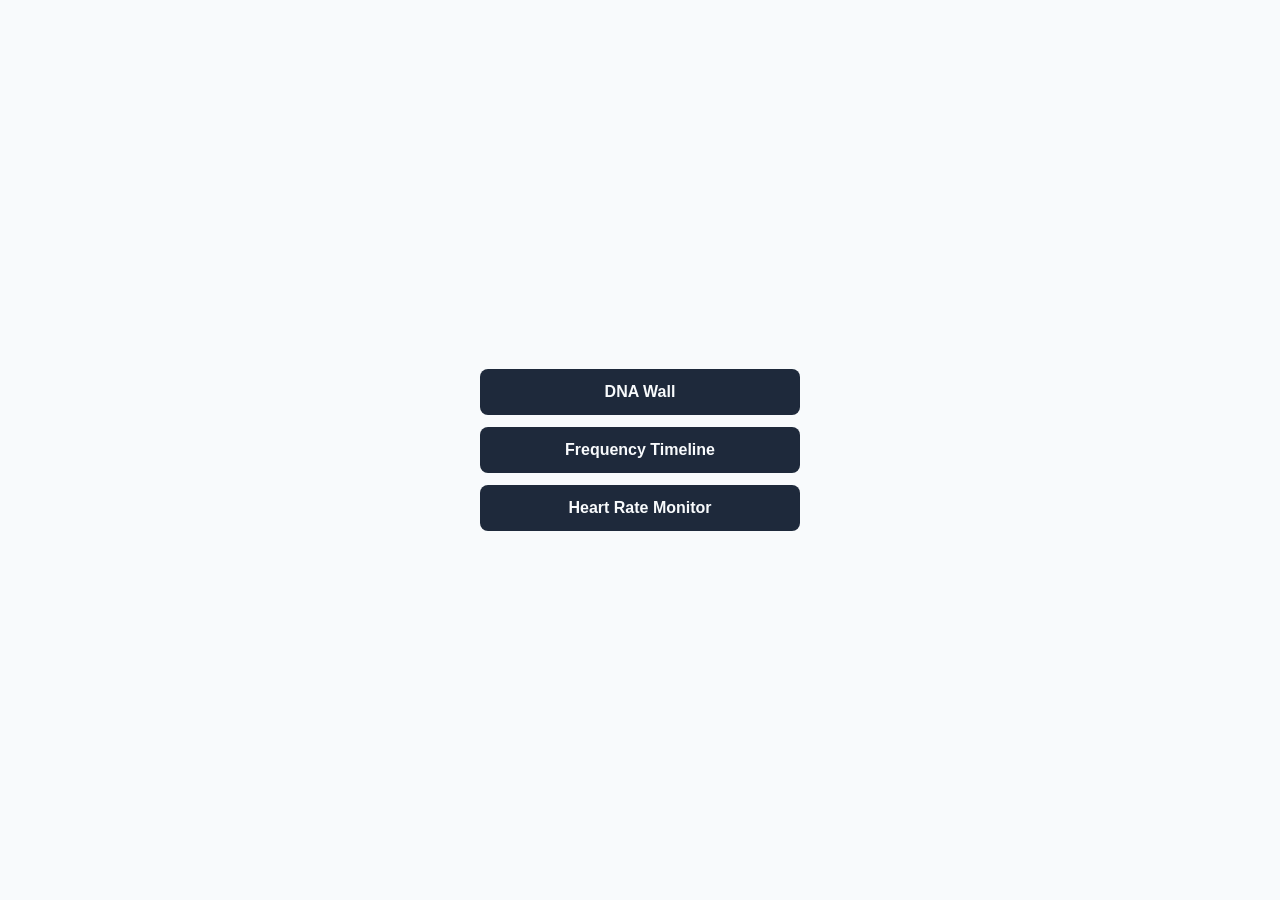
<file: index.html>
<!doctype html>
<html lang="en">
  <head>
    <meta charset="UTF-8" />
    <meta name="viewport" content="width=device-width, initial-scale=1.0" />
    <title>Medaviel Health Exhibits</title>
    <style>
      * {
        box-sizing: border-box;
        margin: 0;
        padding: 0;
      }

      body {
        min-height: 100vh;
        display: flex;
        align-items: center;
        justify-content: center;
        padding: 24px;
        font-family: "Segoe UI", sans-serif;
        background: #f8fafc;
      }

      .exhibit-list {
        display: flex;
        flex-direction: column;
        gap: 12px;
        width: min(320px, 100%);
      }

      .exhibit-btn {
        display: block;
        padding: 14px 20px;
        border: none;
        border-radius: 8px;
        background: #1e293b;
        color: #f8fafc;
        font: inherit;
        font-size: 1rem;
        font-weight: 600;
        text-align: center;
        text-decoration: none;
        cursor: pointer;
      }

      .exhibit-btn:hover {
        background: #334155;
      }
    </style>
  </head>
  <body>
    <nav class="exhibit-list">
      <a class="exhibit-btn" href="./dna-wall/">DNA Wall</a>
      <a class="exhibit-btn" href="./frequency-timeline/">Frequency Timeline</a>
      <a class="exhibit-btn" href="./heart-rate/">Heart Rate Monitor</a>
    </nav>
  </body>
</html>
</file>
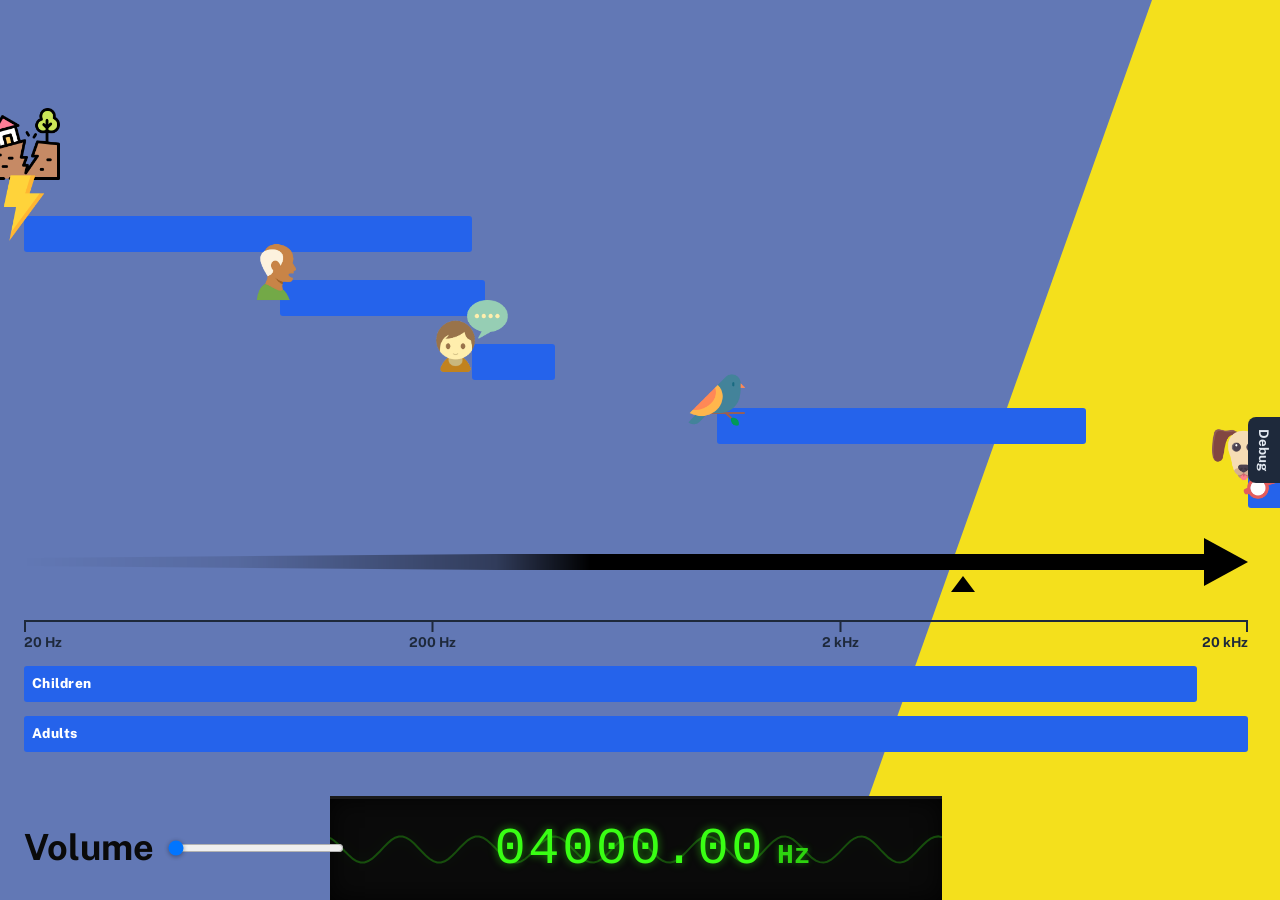
<file: frequency-timeline/index.html>
<!doctype html>
<html lang="en">
  <head>
    <meta charset="UTF-8" />
    <meta name="viewport" content="width=device-width, initial-scale=1.0" />
    <title>Frequency Timeline — Medavie Health Gallery</title>
    <script type="module" crossorigin src="./assets/index-D_tlQrUx.js"></script>
    <link rel="stylesheet" crossorigin href="./assets/index-CObJUXMA.css">
  </head>
  <body>
    <div id="root"></div>
  </body>
</html>
</file>
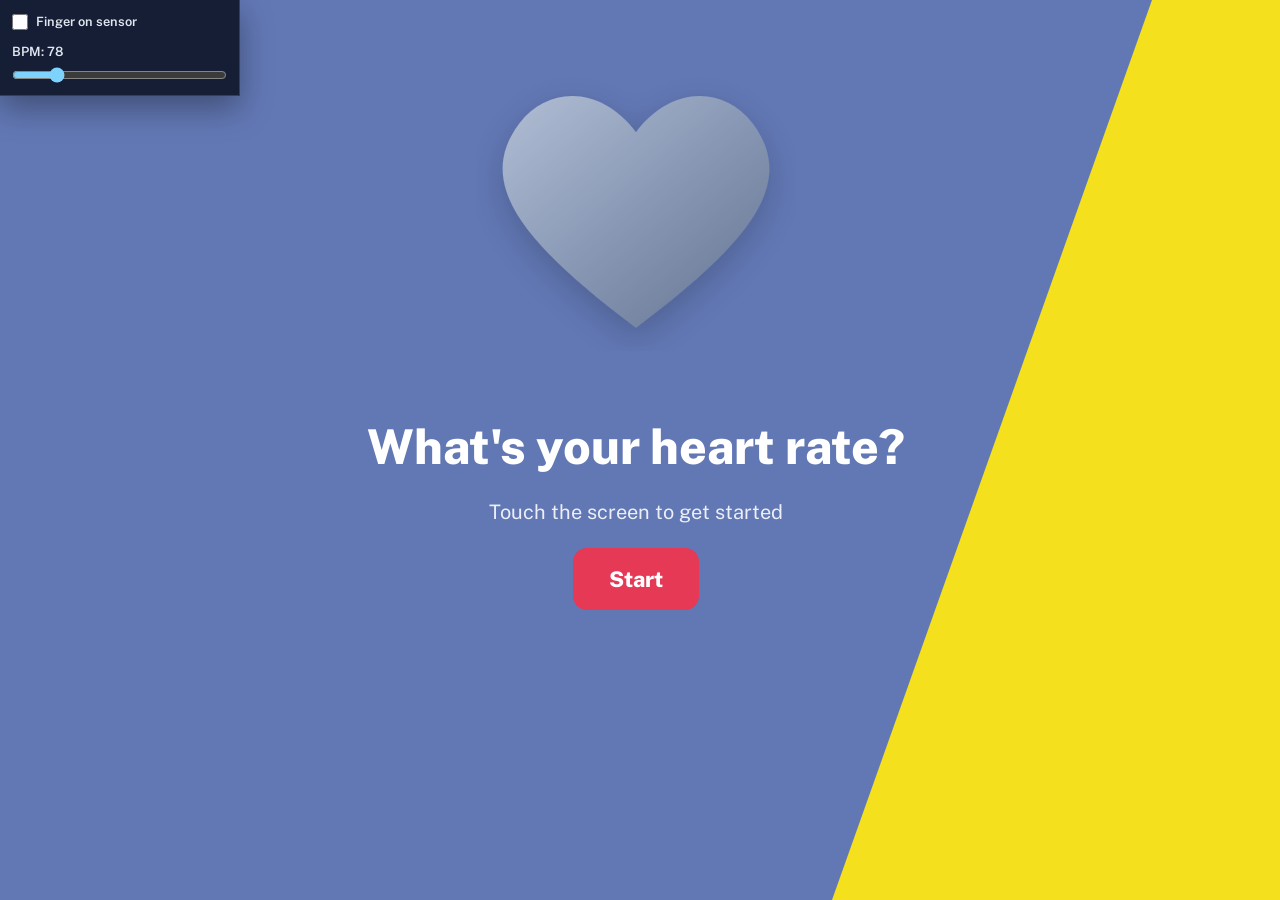
<file: heart-rate/index.html>
<!doctype html>
<html lang="en">
  <head>
    <meta charset="UTF-8" />
    <meta name="viewport" content="width=device-width, initial-scale=1.0" />
    <title>Heart Rate Monitor — Medavie Health Gallery</title>
    <script type="module" crossorigin src="./assets/index-C93uZ89q.js"></script>
    <link rel="stylesheet" crossorigin href="./assets/index-Cs2vGsZZ.css">
  </head>
  <body>
    <div id="root"></div>
  </body>
</html>
</file>
<file: frequency-timeline/assets/index-CObJUXMA.css>
.frequency-arrow{display:flex;align-items:center;width:100%;height:var(--arrow-block-height);overflow:visible}.frequency-arrow__shaft{flex:1;min-width:0;display:block}.frequency-arrow__head{flex-shrink:0;display:block}@font-face{font-family:Public Sans;src:url(./PublicSans-VariableFont_wght-9NMZdl6I.ttf) format("truetype");font-weight:100 900;font-style:normal;font-display:swap}@font-face{font-family:Public Sans;src:url(./PublicSans-Italic-VariableFont_wght-CCkQtFYx.ttf) format("truetype");font-weight:100 900;font-style:italic;font-display:swap}*,*:before,*:after{margin:0;padding:0;box-sizing:border-box}:root{--font-body: "Public Sans", "Segoe UI", sans-serif}body{font-family:var(--font-body);background-color:#f8fafc;color:#1e293b;line-height:1.6}#root{min-height:100vh;display:flex;flex-direction:column}.exhibit-background{--exhibit-bg-primary: #6278b5;--exhibit-bg-accent: #f4e01c;--exhibit-bg-split-top: 90%;--exhibit-bg-split-bottom: 65%;position:relative;min-height:100vh;isolation:isolate}.exhibit-background:before,.exhibit-background:after{content:"";position:fixed;top:0;right:0;bottom:0;left:0;pointer-events:none}.exhibit-background:before{z-index:-2;background:var(--exhibit-bg-primary)}.exhibit-background:after{z-index:-1;background:var(--exhibit-bg-accent);clip-path:polygon(var(--exhibit-bg-split-top) 0,100% 0,100% 100%,var(--exhibit-bg-split-bottom) 100%)}.exhibit-background__content{position:relative;z-index:0;min-height:100vh}:root{--exhibit-accent: #000000;--exhibit-marker: #22c55e;--exhibit-text: #1e293b;--exhibit-text-soft: #64748b;--exhibit-surface: rgba(255, 255, 255, .92);--exhibit-shadow: 0 8px 32px rgba(30, 41, 59, .08);--font-display: "Public Sans", "Segoe UI", sans-serif;--font-digital: "Consolas", "Courier New", monospace}body{font-family:var(--font-display);background:transparent;color:var(--exhibit-text);overflow:hidden;touch-action:manipulation}#root{min-height:100vh}.exhibit-loader{flex:1;display:flex;flex-direction:column;align-items:center;justify-content:center;gap:12px;min-height:100vh;font-size:1.1rem;font-weight:700;color:var(--exhibit-text)}.exhibit-loader--error{text-align:center;padding:24px}.exhibit-loader__detail{font-size:.95rem;font-weight:600;color:var(--exhibit-text-soft)}.exhibit-loader button{background:#1e293b;color:#f8fafc;border:none;border-radius:8px;padding:10px 16px;font-family:inherit;font-weight:700;cursor:pointer}.exhibit-app{min-height:100vh;display:flex}.exhibit-stage{flex:1;display:flex;flex-direction:column;padding:24px 32px 0 24px;min-height:100vh;overflow:visible}.frequency-exhibit{flex:1;width:100%;display:flex;flex-direction:column;min-height:0;overflow:visible}.frequency-exhibit__range-panel{flex:1;display:flex;flex-direction:column;min-height:0;width:100%;padding:0;overflow:visible}.frequency-range-rows{display:flex;flex-direction:column;width:100%;max-height:100%;margin-top:auto;overflow:visible;padding-bottom:8px}.frequency-range-row{flex-shrink:0;padding:14px 0;width:100%;overflow:visible}.frequency-range-row__track{position:relative;width:100%;height:var(--frequency-range-bar-height, 36px);overflow:visible}.frequency-range-row__icon{position:absolute;bottom:calc(100% + var(--frequency-range-icon-gap, -28px));z-index:1;width:var(--frequency-range-icon-size, 72px);height:var(--frequency-range-icon-size, 72px);object-fit:contain;transform:translate(-50%);pointer-events:none}.frequency-range-bar{position:absolute;top:0;height:100%;background:#2563eb;border-radius:3px}.frequency-exhibit__controls{flex-shrink:0;width:100%;padding:0 0 20px}.frequency-bar-viewport{position:relative;width:100%;overflow:visible;padding:8px 0 16px;cursor:grab;touch-action:none;-webkit-user-select:none;user-select:none}.frequency-bar-viewport:active{cursor:grabbing}.frequency-bar-rail{position:relative;width:100%}.frequency-bar{position:relative;width:100%;padding:40px 12px 8px}.frequency-bar__track{position:relative;height:var(--arrow-block-height, 28px)}.frequency-bar__thumb{position:absolute;top:calc((var(--arrow-block-height, 48px) - var(--arrow-shaft-thickness, 16px)) / 2 + var(--arrow-shaft-thickness, 16px) + var(--thumb-gap, 6px));transform:translate(-50%);pointer-events:none;z-index:2}.frequency-bar__triangle{display:block;width:0;height:0;border-left:calc(var(--thumb-height, 16px) * .78) solid transparent;border-right:calc(var(--thumb-height, 16px) * .78) solid transparent;border-bottom:var(--thumb-height, 16px) solid var(--exhibit-accent)}.frequency-scale{position:relative;width:100%;margin-top:calc(var(--thumb-height, 16px) + var(--thumb-gap, 6px) + 12px);padding-bottom:8px}.frequency-scale__ticks{position:relative;height:32px;border-top:2px solid var(--exhibit-text)}.frequency-scale__tick{position:absolute;top:0;transform:translate(-50%);display:flex;flex-direction:column;align-items:center;gap:4px}.frequency-scale__tick:first-child{transform:translate(0);align-items:flex-start}.frequency-scale__tick:last-child{transform:translate(-100%);align-items:flex-end}.frequency-scale__tick-mark{width:2px;height:10px;background:var(--exhibit-text)}.frequency-scale__tick-label{font-size:.85rem;font-weight:700;color:var(--exhibit-text);line-height:1;white-space:nowrap}.frequency-scale__brackets{display:flex;flex-direction:column;gap:14px;margin-top:14px;width:100%}.frequency-scale__bracket{width:100%}.frequency-scale__bracket-track{position:relative;width:100%;height:var(--frequency-range-bar-height, 36px)}.frequency-scale__bracket-bar{position:absolute;top:0;height:100%;background:#2563eb;border-radius:3px}.frequency-scale__bracket-label{position:absolute;top:50%;z-index:1;transform:translate(8px,-50%);font-size:.85rem;font-weight:800;letter-spacing:.02em;white-space:nowrap;color:#fff;pointer-events:none}.hz-readout{position:relative;display:flex;align-items:flex-end;justify-content:center;width:calc(100% + 56px);margin:auto -32px 0 -24px;min-height:104px;padding:0 32px 0 24px;flex-shrink:0;font-family:var(--font-digital);background:transparent}.hz-readout__panel{position:relative;display:flex;align-items:center;justify-content:center;flex:0 0 50%;width:50%;min-height:104px;padding:20px 32px;background:#0a0a0a;border:none;border-top:3px solid #1a1a1a;border-radius:0;box-shadow:inset 0 0 24px #000c;overflow:hidden}.hz-readout__wave{position:absolute;top:0;right:0;bottom:0;left:0;z-index:0;width:100%;height:100%;pointer-events:none}.hz-readout__wave path{fill:none;stroke:#39ff14;stroke-width:2px;opacity:.28;filter:drop-shadow(0 0 6px rgba(57,255,20,.35))}.hz-readout__content{position:relative;z-index:1;display:flex;align-items:baseline;justify-content:center;gap:12px}.hz-readout__value{width:10ch;font-size:3.25rem;line-height:1;letter-spacing:.05em;font-variant-numeric:tabular-nums;text-align:right;white-space:pre;color:#39ff14;text-shadow:0 0 8px rgba(57,255,20,.55)}.hz-readout__unit{width:2.5ch;flex-shrink:0;font-size:1.75rem;line-height:1;font-weight:700;color:#2dd40f;text-shadow:0 0 6px rgba(45,212,15,.45)}.volume-control{position:absolute;left:24px;top:0;bottom:0;z-index:2;display:flex;align-items:center;gap:14px;width:min(320px,36vw);font-family:var(--font-display);font-size:2.25rem;font-weight:700;color:#0a0a0a}.volume-control__text{flex-shrink:0}.volume-control__slider{flex:1;min-width:0;height:32px;margin:0;cursor:pointer;touch-action:none}.volume-control__slider::-webkit-slider-thumb{-webkit-appearance:none;-moz-appearance:none;appearance:none;width:32px;height:32px;border-radius:50%;background:#0a0a0a;border:2px solid #f8fafc;box-shadow:0 1px 4px #0000004d}.volume-control__slider::-moz-range-thumb{width:32px;height:32px;border-radius:50%;background:#0a0a0a;border:2px solid #f8fafc;box-shadow:0 1px 4px #0000004d}.debug-panel{position:relative;z-index:100;width:300px;max-height:100vh;overflow-y:auto;background:#1e293b;color:#e2e8f0;font-size:.8rem;border-left:1px solid #334155;flex-shrink:0}.debug-panel__header{display:flex;justify-content:space-between;align-items:center;padding:12px 14px;background:#0f172a;position:sticky;top:0;z-index:1}.debug-panel__section{padding:12px 14px;border-bottom:1px solid #334155}.debug-panel__state{margin-bottom:4px}.debug-panel__state code{color:#7dd3fc}.debug-ok{color:#4ade80!important}.debug-bad{color:#f87171!important}.debug-panel__label{display:flex;flex-direction:column;gap:6px;margin-bottom:12px;font-weight:600}.debug-panel__label input[type=checkbox]{width:16px;height:16px;margin-right:8px}.debug-panel__label input[type=range]{width:100%;accent-color:#7dd3fc}.debug-panel__input-row{display:flex;gap:6px}.debug-panel__input-row input[type=number]{flex:1;background:#0f172a;border:1px solid #475569;border-radius:6px;color:#e2e8f0;padding:6px 8px;font-family:inherit;font-size:.8rem}.debug-panel__input-row button{background:#334155;border:none;color:#e2e8f0;padding:6px 10px;border-radius:6px;cursor:pointer;font-family:inherit;font-size:.72rem}.debug-eq-list{display:flex;flex-direction:column;gap:8px}.debug-eq-row{display:grid;grid-template-columns:58px 1fr 48px;align-items:center;gap:8px;margin:0;font-weight:600}.debug-eq-row__hz{font-size:.72rem;color:#cbd5e1;white-space:nowrap}.debug-eq-row input[type=range]{width:100%;accent-color:#7dd3fc}.debug-eq-row__db{width:100%;background:#0f172a;border:1px solid #475569;border-radius:6px;color:#e2e8f0;padding:4px 6px;font-family:inherit;font-size:.72rem;text-align:right}.debug-panel__presets,.debug-panel__states{display:flex;flex-wrap:wrap;gap:6px}.debug-panel__presets button,.debug-panel__states button{background:#334155;border:none;color:#e2e8f0;padding:6px 10px;border-radius:6px;cursor:pointer;font-size:.72rem;font-family:inherit}.debug-panel__presets button:hover,.debug-panel__states button:hover{background:#475569}.debug-panel__presets .debug-panel__save-button--dirty{background:#b45309;color:#fff7ed}.debug-panel__presets .debug-panel__save-button--dirty:hover{background:#c2410c}.debug-panel__actions{margin-top:6px}.debug-panel__actions button{width:100%;background:#334155;border:none;color:#e2e8f0;padding:6px 10px;border-radius:6px;cursor:pointer;font-size:.72rem;font-family:inherit}.debug-panel__actions button:hover{background:#475569}.debug-panel__states button.active{background:#0369a1}.debug-panel__toggle{position:fixed;right:0;top:50%;transform:translateY(-50%);background:#1e293b;color:#e2e8f0;border:none;border-radius:8px 0 0 8px;padding:12px 8px;writing-mode:vertical-rl;cursor:pointer;font-family:inherit;font-weight:700;z-index:101}.debug-panel__toggle[aria-expanded=true]{right:300px}@media(max-width:1100px){.exhibit-app{flex-direction:column}.debug-panel{width:100%;max-height:280px;border-left:none;border-top:1px solid #334155}.debug-panel__toggle[aria-expanded=true]{right:0;top:auto;bottom:280px;transform:none;writing-mode:horizontal-tb;border-radius:8px 8px 0 0}}
</file>
<file: heart-rate/assets/index-Cs2vGsZZ.css>
:root{--exhibit-accent: #e63956;--exhibit-accent-soft: #ffe0e8;--exhibit-text: #ffffff;--exhibit-text-soft: rgba(255, 255, 255, .88);--exhibit-text-on-light: #1e293b;--exhibit-text-on-light-soft: #64748b;--exhibit-surface: rgba(255, 255, 255, .85);--exhibit-shadow: 0 8px 32px rgba(30, 41, 59, .08);--font-display: "Public Sans", "Segoe UI", sans-serif}body{font-family:var(--font-display);background:transparent;color:var(--exhibit-text);overflow:hidden}#root{min-height:100vh}.exhibit-app{min-height:100vh;display:flex}.exhibit-stage{flex:1;display:flex;flex-direction:column;align-items:center;padding:24px 32px 24px 24px;min-height:100vh;min-width:0}.exhibit-stage--tappable{cursor:pointer}.exhibit-heart{flex-shrink:0;display:flex;align-items:center;justify-content:center;padding:12px 0 8px}.exhibit-content{flex:1;min-height:0;width:100%;display:flex;align-items:flex-start;justify-content:center}.screen{width:min(920px,100%);min-height:0;display:flex;flex-direction:column;align-items:center;justify-content:flex-start;gap:20px;text-align:center;padding:24px;background:transparent;animation:screen-in .35s ease}@keyframes screen-in{0%{opacity:0;transform:translateY(12px)}to{opacity:1;transform:translateY(0)}}.screen--attract{background:transparent}.screen--comparison{gap:24px;justify-content:center;padding-top:24px}.screen--idle{background:transparent}.screen__title{font-size:clamp(1.75rem,4vw,2.5rem);font-weight:800;color:var(--exhibit-text);line-height:1.2}.screen__title--large{font-size:clamp(2rem,5vw,3rem)}.screen__subtitle{font-size:1.25rem;color:var(--exhibit-text-soft)}.screen__body{font-size:1.125rem;color:var(--exhibit-text-soft);max-width:520px;line-height:1.5}.screen__body--note{font-weight:600;color:var(--exhibit-text-soft)}.heart-wrap{position:relative;display:flex;align-items:center;justify-content:center}.heart-wrap--sm{width:80px;height:80px}.heart-wrap--md{width:140px;height:140px}.heart-wrap--lg{width:350px;height:350px}.heart-svg{width:100%;height:100%;animation:heart-beat var(--beat-duration, .85s) ease-in-out infinite;transform-origin:center center}.heart-wrap--inactive .heart-svg{animation:none;filter:grayscale(.15);opacity:.75}.heart-wrap--glow .heart-svg{filter:drop-shadow(0 0 18px rgba(230,57,86,.45))}.heart-wrap--inactive.heart-wrap--glow .heart-svg{filter:none}.heart-pulse-ring{position:absolute;top:10%;right:10%;bottom:10%;left:10%;border-radius:50%;border:2px solid rgba(230,57,86,.25);animation:pulse-ring var(--beat-duration, .85s) ease-out infinite;pointer-events:none}@keyframes heart-beat{0%,to{transform:scale(1)}15%{transform:scale(1.12)}30%{transform:scale(1)}45%{transform:scale(1.08)}}@keyframes pulse-ring{0%{transform:scale(.85);opacity:.6}to{transform:scale(1.35);opacity:0}}.countdown-ring{position:relative;width:220px;height:220px}.countdown-ring__svg{width:100%;height:100%}.countdown-ring__track{stroke:#e2e8f0}.countdown-ring__progress{stroke:var(--exhibit-accent);stroke-linecap:butt;transition:stroke .2s ease}.countdown-ring__content{position:absolute;top:0;right:0;bottom:0;left:0;display:flex;flex-direction:column;align-items:center;justify-content:center;gap:4px}.countdown-ring__time{font-size:3.5rem;font-weight:800;line-height:1;color:var(--exhibit-accent);transition:color .2s ease}.countdown-ring__label{font-size:.95rem;font-weight:600;color:var(--exhibit-text-soft);text-transform:uppercase;letter-spacing:.05em}.countdown-ring__sublabel{font-size:.85rem;color:var(--exhibit-text-soft);max-width:140px}.countdown-ring--idle .countdown-ring__progress{stroke:#94a3b8}.countdown-ring--idle .countdown-ring__time{color:#94a3b8}.bpm-display{display:flex;flex-direction:column;align-items:center;gap:4px}.bpm-display--sentence{display:block;margin:0;font-size:clamp(1.5rem,3.5vw,2.25rem);font-weight:700;color:var(--exhibit-text);line-height:1.35;white-space:nowrap;max-width:none;width:max-content}.bpm-display--sentence .bpm-display__number{display:inline;font-size:1.35em;font-weight:800;color:var(--exhibit-accent);line-height:1}.bpm-display__number{font-size:5rem;font-weight:800;color:var(--exhibit-accent);line-height:1}.bpm-display__unit{font-size:1.1rem;color:var(--exhibit-text-soft);font-weight:600}.bpm-display__next{display:flex;align-items:center;justify-content:center;gap:18px}.bpm-display__next .action-btn-wrap button{display:inline-flex;align-items:center;justify-content:center;min-width:0!important;padding:10px 14px!important}.arrow-btn__label{position:absolute;width:1px;height:1px;padding:0;margin:-1px;overflow:hidden;clip:rect(0,0,0,0);white-space:nowrap;border:0}.arrow-btn__icon{display:inline-flex;align-items:center;justify-content:center}.arrow-btn__icon svg{width:2rem;height:2rem;display:block}.sensor-status{margin:0;font-size:1.125rem;font-weight:700;color:var(--exhibit-text-soft)}.sensor-status--active{color:#86efac}.movement-grid{list-style:none;display:grid;grid-template-columns:repeat(3,1fr);gap:12px;width:100%;max-width:560px}.movement-grid__item{display:flex;flex-direction:column;align-items:center;gap:8px;padding:16px 10px;background:#f8fafc;border-radius:16px;border:2px solid #e2e8f0;font-weight:700;font-size:.95rem;color:var(--exhibit-text-on-light)}.movement-grid__icon{font-size:2rem}.move-prompt{display:flex;flex-direction:column;align-items:center;gap:12px;padding:0;background:none;border:none;animation:move-prompt-in .45s cubic-bezier(.22,1,.36,1)}.move-prompt__icon{font-size:4.5rem;line-height:1}.move-prompt__label{font-size:2rem;font-weight:800;color:var(--exhibit-text)}@keyframes move-prompt-in{0%{opacity:0;transform:translateY(16px) scale(.92)}to{opacity:1;transform:translateY(0) scale(1)}}.comparison-cards{display:flex;align-items:center;gap:16px;flex-wrap:wrap;justify-content:center}.comparison-card{display:flex;flex-direction:column;align-items:center;padding:20px 28px;background:#f8fafc;border-radius:16px;min-width:140px}.comparison-card--highlight{background:var(--exhibit-accent-soft);border:2px solid var(--exhibit-accent)}.comparison-card--arrow{background:none;font-size:2rem;font-weight:800;color:var(--exhibit-text-soft);padding:0;min-width:auto}.comparison-card__label{font-size:.85rem;font-weight:700;color:var(--exhibit-text-on-light-soft);text-transform:uppercase;letter-spacing:.04em}.comparison-card__bpm{font-size:3rem;font-weight:800;color:var(--exhibit-accent);line-height:1.1}.comparison-card__unit{font-size:.9rem;font-weight:600;color:var(--exhibit-text-on-light-soft)}.comparison-summary{margin:0;font-size:clamp(1.5rem,3.5vw,2.25rem);font-weight:700;color:var(--exhibit-text);line-height:1.35;max-width:22em}.comparison-explanation{max-width:48em}.nav-bar{width:100%;display:flex;justify-content:space-between;align-items:center;margin-bottom:8px}.nav-bar__actions{display:flex;gap:8px}.nav-bar__btn{background:#f1f5f9;border:none;border-radius:10px;padding:10px 16px;font-family:inherit;font-size:.95rem;font-weight:700;color:var(--exhibit-text-on-light-soft);cursor:pointer;transition:background .15s ease}.nav-bar__btn:hover{background:#e2e8f0}.nav-bar__btn--home{background:#dbeafe;color:#1d4ed8}.action-btn-wrap button{font-family:var(--font-display)!important;font-size:1.15rem!important;font-weight:800!important;padding:14px 28px!important;border-radius:14px!important;background:var(--exhibit-accent)!important}.action-btn-wrap--large button{font-size:1.35rem!important;padding:18px 36px!important}.idle-actions{display:flex;flex-direction:column;gap:12px;align-items:center}.debug-panel{width:300px;max-height:100vh;overflow-y:auto;background:#1e293b;color:#e2e8f0;font-size:.8rem;border-left:1px solid #334155;flex-shrink:0}.debug-panel__header{display:flex;justify-content:space-between;align-items:center;padding:12px 14px;background:#0f172a;position:sticky;top:0;z-index:1}.debug-panel__section{padding:12px 14px;border-bottom:1px solid #334155}.debug-panel__section--muted{opacity:.7}.debug-panel__state{margin-bottom:4px}.debug-panel__state code{color:#7dd3fc}.debug-ok{color:#4ade80!important}.debug-bad{color:#f87171!important}.debug-panel__label{display:flex;flex-direction:column;gap:6px;margin-bottom:12px;font-weight:600}.debug-panel__label input[type=checkbox]{width:16px;height:16px;margin-right:8px}.debug-panel__label input[type=range]{width:100%;accent-color:#7dd3fc}.debug-panel__hint{font-size:.75rem;text-transform:uppercase;letter-spacing:.06em;color:#94a3b8;margin-bottom:8px}.debug-panel__presets,.debug-panel__states{display:flex;flex-wrap:wrap;gap:6px}.debug-panel__presets button,.debug-panel__states button{background:#334155;border:none;color:#e2e8f0;padding:6px 10px;border-radius:6px;cursor:pointer;font-size:.72rem;font-family:inherit}.debug-panel__presets button:hover,.debug-panel__states button:hover{background:#475569}.debug-panel__states button.active{background:#0369a1}.debug-panel__movements{list-style:none;line-height:1.6}.debug-panel__toggle{position:fixed;right:0;top:50%;transform:translateY(-50%);background:#1e293b;color:#e2e8f0;border:none;border-radius:8px 0 0 8px;padding:12px 8px;writing-mode:vertical-rl;cursor:pointer;font-family:inherit;font-weight:700;z-index:100}.sensor-debug{position:fixed;top:0;left:0;z-index:200;width:240px;padding:12px;display:flex;flex-direction:column;gap:10px;background:#0f172aeb;color:#e2e8f0;border:none;border-right:1px solid #334155;border-bottom:1px solid #334155;border-radius:0;box-shadow:0 12px 32px #00000059;font-size:.8rem;-webkit-backdrop-filter:blur(8px);backdrop-filter:blur(8px)}.sensor-debug__status{font-size:.72rem;font-weight:700;text-transform:uppercase;letter-spacing:.04em;color:#f87171}.sensor-debug__status--ok{color:#4ade80}.sensor-debug__row{display:flex;align-items:center;gap:8px;font-weight:600;cursor:pointer}.sensor-debug__row--stack{flex-direction:column;align-items:stretch;gap:4px;cursor:default}.sensor-debug__row input[type=checkbox]{width:16px;height:16px;accent-color:#7dd3fc}.sensor-debug__row input[type=range]{width:100%;accent-color:#7dd3fc}@media(max-width:1100px){.exhibit-app{flex-direction:column}.debug-panel{width:100%;max-height:280px;border-left:none;border-top:1px solid #334155}.movement-grid{grid-template-columns:repeat(2,1fr)}}@font-face{font-family:Public Sans;src:url(./PublicSans-VariableFont_wght-9NMZdl6I.ttf) format("truetype");font-weight:100 900;font-style:normal;font-display:swap}@font-face{font-family:Public Sans;src:url(./PublicSans-Italic-VariableFont_wght-CCkQtFYx.ttf) format("truetype");font-weight:100 900;font-style:italic;font-display:swap}*,*:before,*:after{margin:0;padding:0;box-sizing:border-box}:root{--font-body: "Public Sans", "Segoe UI", sans-serif}body{font-family:var(--font-body);background-color:#f8fafc;color:#1e293b;line-height:1.6}#root{min-height:100vh;display:flex;flex-direction:column}.exhibit-background{--exhibit-bg-primary: #6278b5;--exhibit-bg-accent: #f4e01c;--exhibit-bg-split-top: 90%;--exhibit-bg-split-bottom: 65%;position:relative;min-height:100vh;isolation:isolate}.exhibit-background:before,.exhibit-background:after{content:"";position:fixed;top:0;right:0;bottom:0;left:0;pointer-events:none}.exhibit-background:before{z-index:-2;background:var(--exhibit-bg-primary)}.exhibit-background:after{z-index:-1;background:var(--exhibit-bg-accent);clip-path:polygon(var(--exhibit-bg-split-top) 0,100% 0,100% 100%,var(--exhibit-bg-split-bottom) 100%)}.exhibit-background__content{position:relative;z-index:0;min-height:100vh}
</file>
